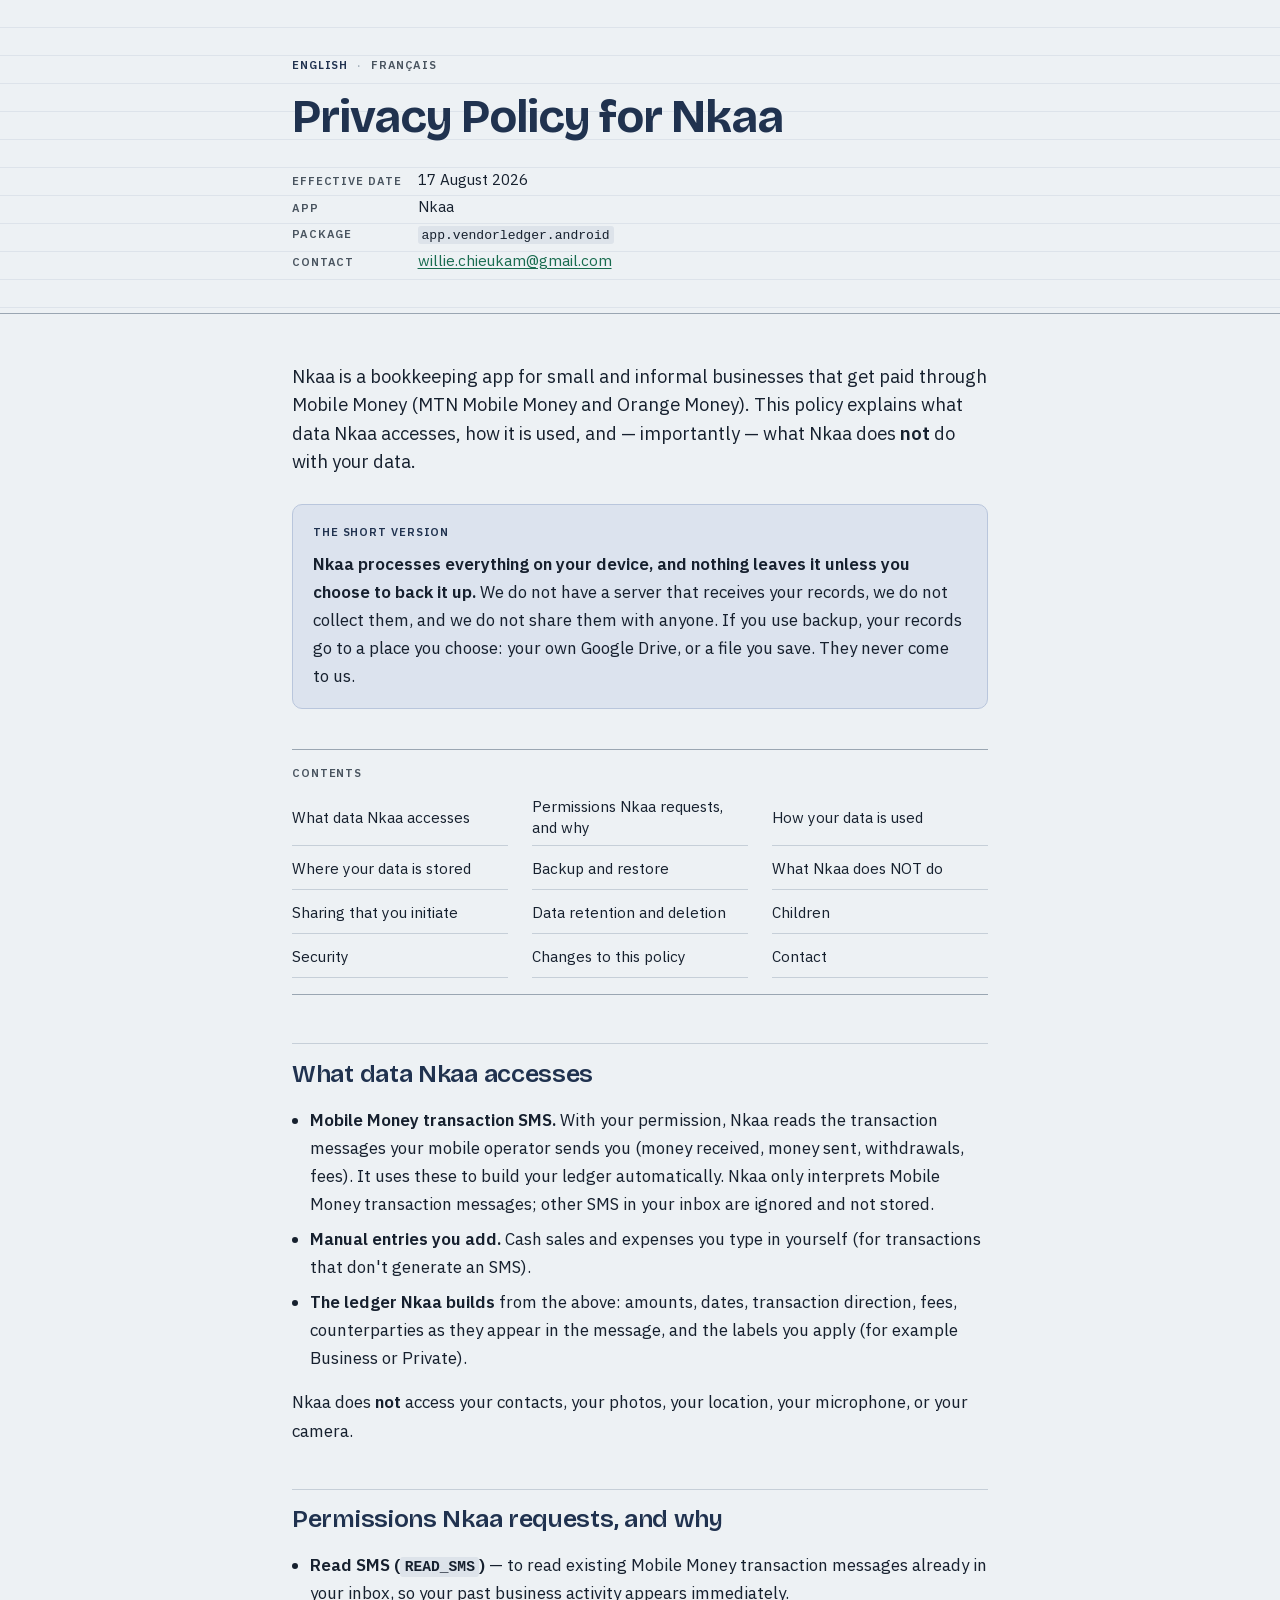
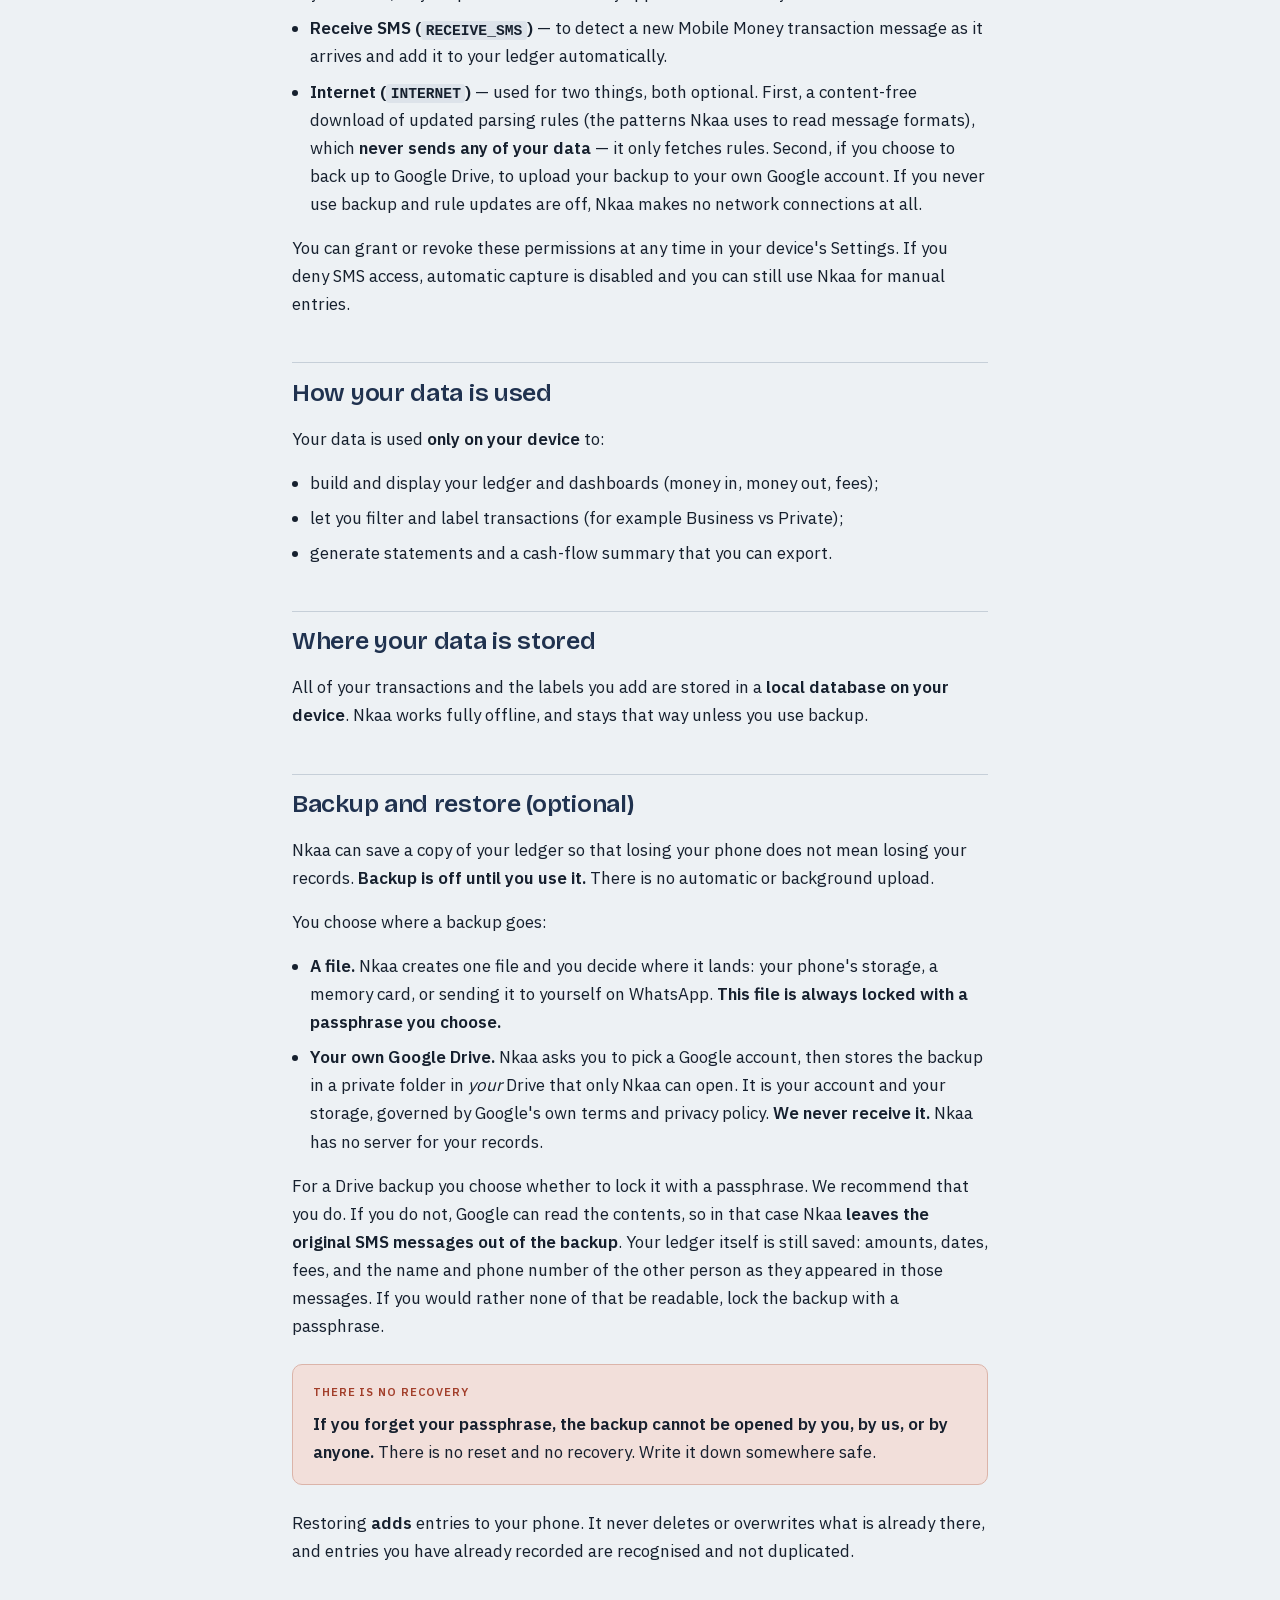
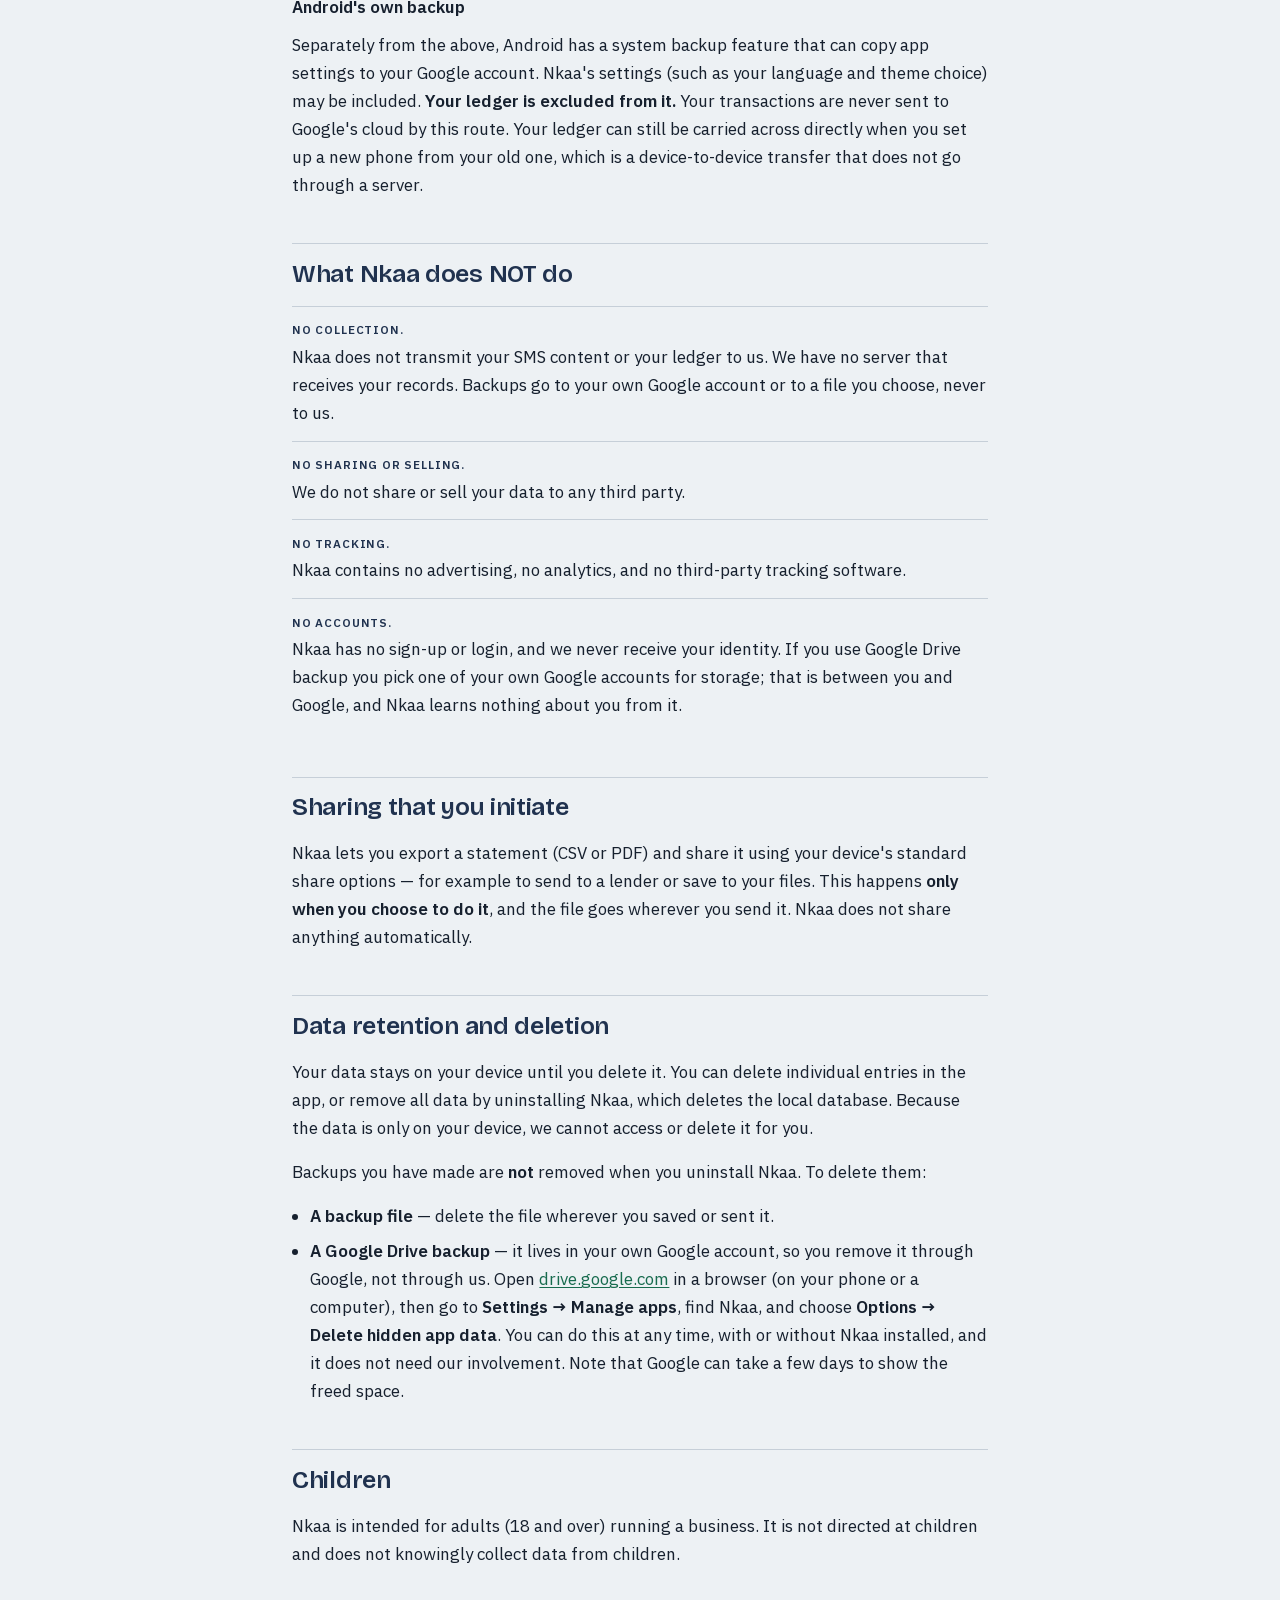
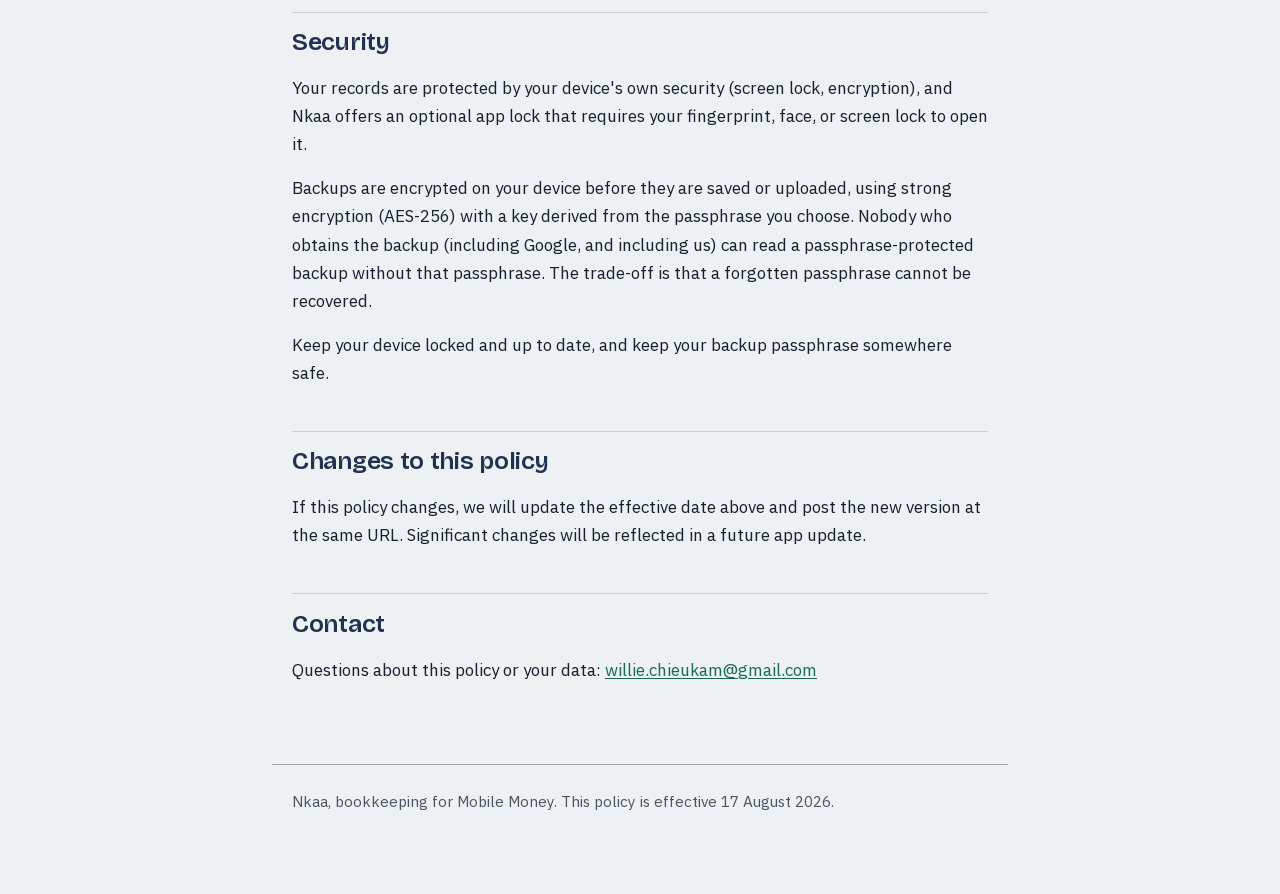
<file: index.html>
<!DOCTYPE html>
<html lang="en">
<head>
<meta charset="utf-8">
<meta name="viewport" content="width=device-width, initial-scale=1">
<title>Privacy Policy — Nkaa</title>
<meta name="description" content="Privacy policy for Nkaa, a Mobile Money bookkeeping app. Nkaa processes everything on your device, and nothing leaves it unless you choose to back it up.">
<link rel="canonical" href="https://williechieukam.github.io/nkaa-privacy/">
<link rel="alternate" hreflang="en" href="https://williechieukam.github.io/nkaa-privacy/">
<link rel="alternate" hreflang="fr" href="https://williechieukam.github.io/nkaa-privacy/fr.html">
<link rel="alternate" hreflang="x-default" href="https://williechieukam.github.io/nkaa-privacy/">
<meta name="theme-color" content="#EDF1F4" media="(prefers-color-scheme: light)">
<meta name="theme-color" content="#0E141C" media="(prefers-color-scheme: dark)">
<!-- The app's brand mark, verbatim from docs/branding/masters/nkaa-mark-small.svg -->
<link rel="icon" href="data:image/svg+xml,<svg xmlns='http://www.w3.org/2000/svg' viewBox='0 0 512 512'><polygon points='256,36 442,256 256,476 70,256' fill='%2320324F'/><g fill='%23EDF1F4'><rect x='196' y='168' width='28' height='176'/><rect x='288' y='168' width='28' height='176'/><polygon points='196,168 224,168 316,344 288,344'/></g></svg>">
<link rel="preload" href="fonts/ibm-plex-sans-400.woff2" as="font" type="font/woff2" crossorigin>
<link rel="preload" href="fonts/bricolage-grotesque-800.woff2" as="font" type="font/woff2" crossorigin>
<link rel="stylesheet" href="style.css">
</head>
<body>

<a class="skip" href="#contents">Skip to contents</a>

<header class="masthead">
  <div class="wrap">
    <nav class="langs" aria-label="Language">
      <span aria-current="page" lang="en">English</span>
      <span class="sep" aria-hidden="true">·</span>
      <a href="fr.html" lang="fr" hreflang="fr">Français</a>
    </nav>
    <h1>Privacy Policy for Nkaa</h1>
    <dl class="meta">
      <dt>Effective date</dt>
      <dd>17 August 2026</dd>
      <dt>App</dt>
      <dd>Nkaa</dd>
      <dt>Package</dt>
      <dd><code>app.vendorledger.android</code></dd>
      <dt>Contact</dt>
      <dd><a href="mailto:willie.chieukam@gmail.com">willie.chieukam@gmail.com</a></dd>
    </dl>
  </div>
</header>

<main class="wrap">

<p class="lead">Nkaa is a bookkeeping app for small and informal businesses that get paid
through Mobile Money (MTN Mobile Money and Orange Money). This policy explains what data
Nkaa accesses, how it is used, and — importantly — what Nkaa does <strong>not</strong> do with your data.</p>

<aside class="summary">
  <p><span class="tag">The short version</span><strong>Nkaa processes everything on your device, and nothing
  leaves it unless you choose to back it up.</strong> We do not have a server that receives your
  records, we do not collect them, and we do not share them with anyone. If you use backup, your
  records go to a place you choose: your own Google Drive, or a file you save. They never come to us.</p>
</aside>

<nav class="toc" id="contents" aria-labelledby="contents-heading">
  <h2 id="contents-heading">Contents</h2>
  <ul>
    <li><a href="#what-data">What data Nkaa accesses</a></li>
    <li><a href="#permissions">Permissions Nkaa requests, and why</a></li>
    <li><a href="#how-used">How your data is used</a></li>
    <li><a href="#storage">Where your data is stored</a></li>
    <li><a href="#backup">Backup and restore</a></li>
    <li><a href="#not-do">What Nkaa does NOT do</a></li>
    <li><a href="#sharing">Sharing that you initiate</a></li>
    <li><a href="#retention">Data retention and deletion</a></li>
    <li><a href="#children">Children</a></li>
    <li><a href="#security">Security</a></li>
    <li><a href="#changes">Changes to this policy</a></li>
    <li><a href="#contact">Contact</a></li>
  </ul>
</nav>

<section id="what-data">
  <h2>What data Nkaa accesses</h2>
  <ul>
    <li><strong>Mobile Money transaction SMS.</strong> With your permission, Nkaa reads the transaction
      messages your mobile operator sends you (money received, money sent, withdrawals, fees). It uses
      these to build your ledger automatically. Nkaa only interprets Mobile Money transaction messages;
      other SMS in your inbox are ignored and not stored.</li>
    <li><strong>Manual entries you add.</strong> Cash sales and expenses you type in yourself (for
      transactions that don't generate an SMS).</li>
    <li><strong>The ledger Nkaa builds</strong> from the above: amounts, dates, transaction direction,
      fees, counterparties as they appear in the message, and the labels you apply (for example Business
      or Private).</li>
  </ul>
  <p>Nkaa does <strong>not</strong> access your contacts, your photos, your location, your microphone,
  or your camera.</p>
</section>

<section id="permissions">
  <h2>Permissions Nkaa requests, and why</h2>
  <ul>
    <li><strong>Read SMS (<code>READ_SMS</code>)</strong> — to read existing Mobile Money transaction
      messages already in your inbox, so your past business activity appears immediately.</li>
    <li><strong>Receive SMS (<code>RECEIVE_SMS</code>)</strong> — to detect a new Mobile Money
      transaction message as it arrives and add it to your ledger automatically.</li>
    <li><strong>Internet (<code>INTERNET</code>)</strong> — used for two things, both optional. First, a
      content-free download of updated parsing rules (the patterns Nkaa uses to read message formats),
      which <strong>never sends any of your data</strong> — it only fetches rules. Second, if you choose
      to back up to Google Drive, to upload your backup to your own Google account. If you never use
      backup and rule updates are off, Nkaa makes no network connections at all.</li>
  </ul>
  <p>You can grant or revoke these permissions at any time in your device's Settings. If you deny SMS
  access, automatic capture is disabled and you can still use Nkaa for manual entries.</p>
</section>

<section id="how-used">
  <h2>How your data is used</h2>
  <p>Your data is used <strong>only on your device</strong> to:</p>
  <ul>
    <li>build and display your ledger and dashboards (money in, money out, fees);</li>
    <li>let you filter and label transactions (for example Business vs Private);</li>
    <li>generate statements and a cash-flow summary that you can export.</li>
  </ul>
</section>

<section id="storage">
  <h2>Where your data is stored</h2>
  <p>All of your transactions and the labels you add are stored in a <strong>local database on your
  device</strong>. Nkaa works fully offline, and stays that way unless you use backup.</p>
</section>

<section id="backup">
  <h2>Backup and restore (optional)</h2>
  <p>Nkaa can save a copy of your ledger so that losing your phone does not mean losing your records.
  <strong>Backup is off until you use it.</strong> There is no automatic or background upload.</p>
  <p>You choose where a backup goes:</p>
  <ul>
    <li><strong>A file.</strong> Nkaa creates one file and you decide where it lands: your phone's
      storage, a memory card, or sending it to yourself on WhatsApp. <strong>This file is always locked
      with a passphrase you choose.</strong></li>
    <li><strong>Your own Google Drive.</strong> Nkaa asks you to pick a Google account, then stores the
      backup in a private folder in <em>your</em> Drive that only Nkaa can open. It is your account and
      your storage, governed by Google's own terms and privacy policy. <strong>We never receive
      it.</strong> Nkaa has no server for your records.</li>
  </ul>
  <p>For a Drive backup you choose whether to lock it with a passphrase. We recommend that you do. If you
  do not, Google can read the contents, so in that case Nkaa <strong>leaves the original SMS messages out
  of the backup</strong>. Your ledger itself is still saved: amounts, dates, fees, and the name and phone
  number of the other person as they appeared in those messages. If you would rather none of that be
  readable, lock the backup with a passphrase.</p>

  <div class="warning">
    <p><span class="tag">There is no recovery</span><strong>If you forget your passphrase, the backup cannot be opened by you, by us,
    or by anyone.</strong> There is no reset and no recovery. Write it down somewhere safe.</p>
  </div>

  <p>Restoring <strong>adds</strong> entries to your phone. It never deletes or overwrites what is
  already there, and entries you have already recorded are recognised and not duplicated.</p>

  <h3 id="android-backup">Android's own backup</h3>
  <p>Separately from the above, Android has a system backup feature that can copy app settings to your
  Google account. Nkaa's settings (such as your language and theme choice) may be included. <strong>Your
  ledger is excluded from it.</strong> Your transactions are never sent to Google's cloud by this route.
  Your ledger can still be carried across directly when you set up a new phone from your old one, which
  is a device-to-device transfer that does not go through a server.</p>
</section>

<section id="not-do">
  <h2>What Nkaa does NOT do</h2>
  <ul class="negations">
    <li><strong>No collection.</strong> Nkaa does not transmit your SMS content or your ledger to us. We
      have no server that receives your records. Backups go to your own Google account or to a file you
      choose, never to us.</li>
    <li><strong>No sharing or selling.</strong> We do not share or sell your data to any third party.</li>
    <li><strong>No tracking.</strong> Nkaa contains no advertising, no analytics, and no third-party
      tracking software.</li>
    <li><strong>No accounts.</strong> Nkaa has no sign-up or login, and we never receive your identity.
      If you use Google Drive backup you pick one of your own Google accounts for storage; that is
      between you and Google, and Nkaa learns nothing about you from it.</li>
  </ul>
</section>

<section id="sharing">
  <h2>Sharing that you initiate</h2>
  <p>Nkaa lets you export a statement (CSV or PDF) and share it using your device's standard share
  options — for example to send to a lender or save to your files. This happens <strong>only when you
  choose to do it</strong>, and the file goes wherever you send it. Nkaa does not share anything
  automatically.</p>
</section>

<section id="retention">
  <h2>Data retention and deletion</h2>
  <p>Your data stays on your device until you delete it. You can delete individual entries in the app,
  or remove all data by uninstalling Nkaa, which deletes the local database. Because the data is only on
  your device, we cannot access or delete it for you.</p>
  <p>Backups you have made are <strong>not</strong> removed when you uninstall Nkaa. To delete them:</p>
  <ul>
    <li><strong>A backup file</strong> — delete the file wherever you saved or sent it.</li>
    <li><strong>A Google Drive backup</strong> — it lives in your own Google account, so you remove it
      through Google, not through us. Open <a href="https://drive.google.com">drive.google.com</a> in a
      browser (on your phone or a computer), then go to <strong>Settings → Manage apps</strong>, find
      Nkaa, and choose <strong>Options → Delete hidden app data</strong>. You can do this at any time,
      with or without Nkaa installed, and it does not need our involvement. Note that Google can take a
      few days to show the freed space.</li>
  </ul>
</section>

<section id="children">
  <h2>Children</h2>
  <p>Nkaa is intended for adults (18 and over) running a business. It is not directed at children and
  does not knowingly collect data from children.</p>
</section>

<section id="security">
  <h2>Security</h2>
  <p>Your records are protected by your device's own security (screen lock, encryption), and Nkaa offers
  an optional app lock that requires your fingerprint, face, or screen lock to open it.</p>
  <p>Backups are encrypted on your device before they are saved or uploaded, using strong encryption
  (AES-256) with a key derived from the passphrase you choose. Nobody who obtains the backup (including
  Google, and including us) can read a passphrase-protected backup without that passphrase. The
  trade-off is that a forgotten passphrase cannot be recovered.</p>
  <p>Keep your device locked and up to date, and keep your backup passphrase somewhere safe.</p>
</section>

<section id="changes">
  <h2>Changes to this policy</h2>
  <p>If this policy changes, we will update the effective date above and post the new version at the same
  URL. Significant changes will be reflected in a future app update.</p>
</section>

<section id="contact">
  <h2>Contact</h2>
  <p>Questions about this policy or your data: <a href="mailto:willie.chieukam@gmail.com">willie.chieukam@gmail.com</a></p>
</section>

</main>

<footer class="wrap">
  <p>Nkaa, bookkeeping for Mobile Money. This policy is effective 17 August 2026.</p>
</footer>

</body>
</html>
</file>
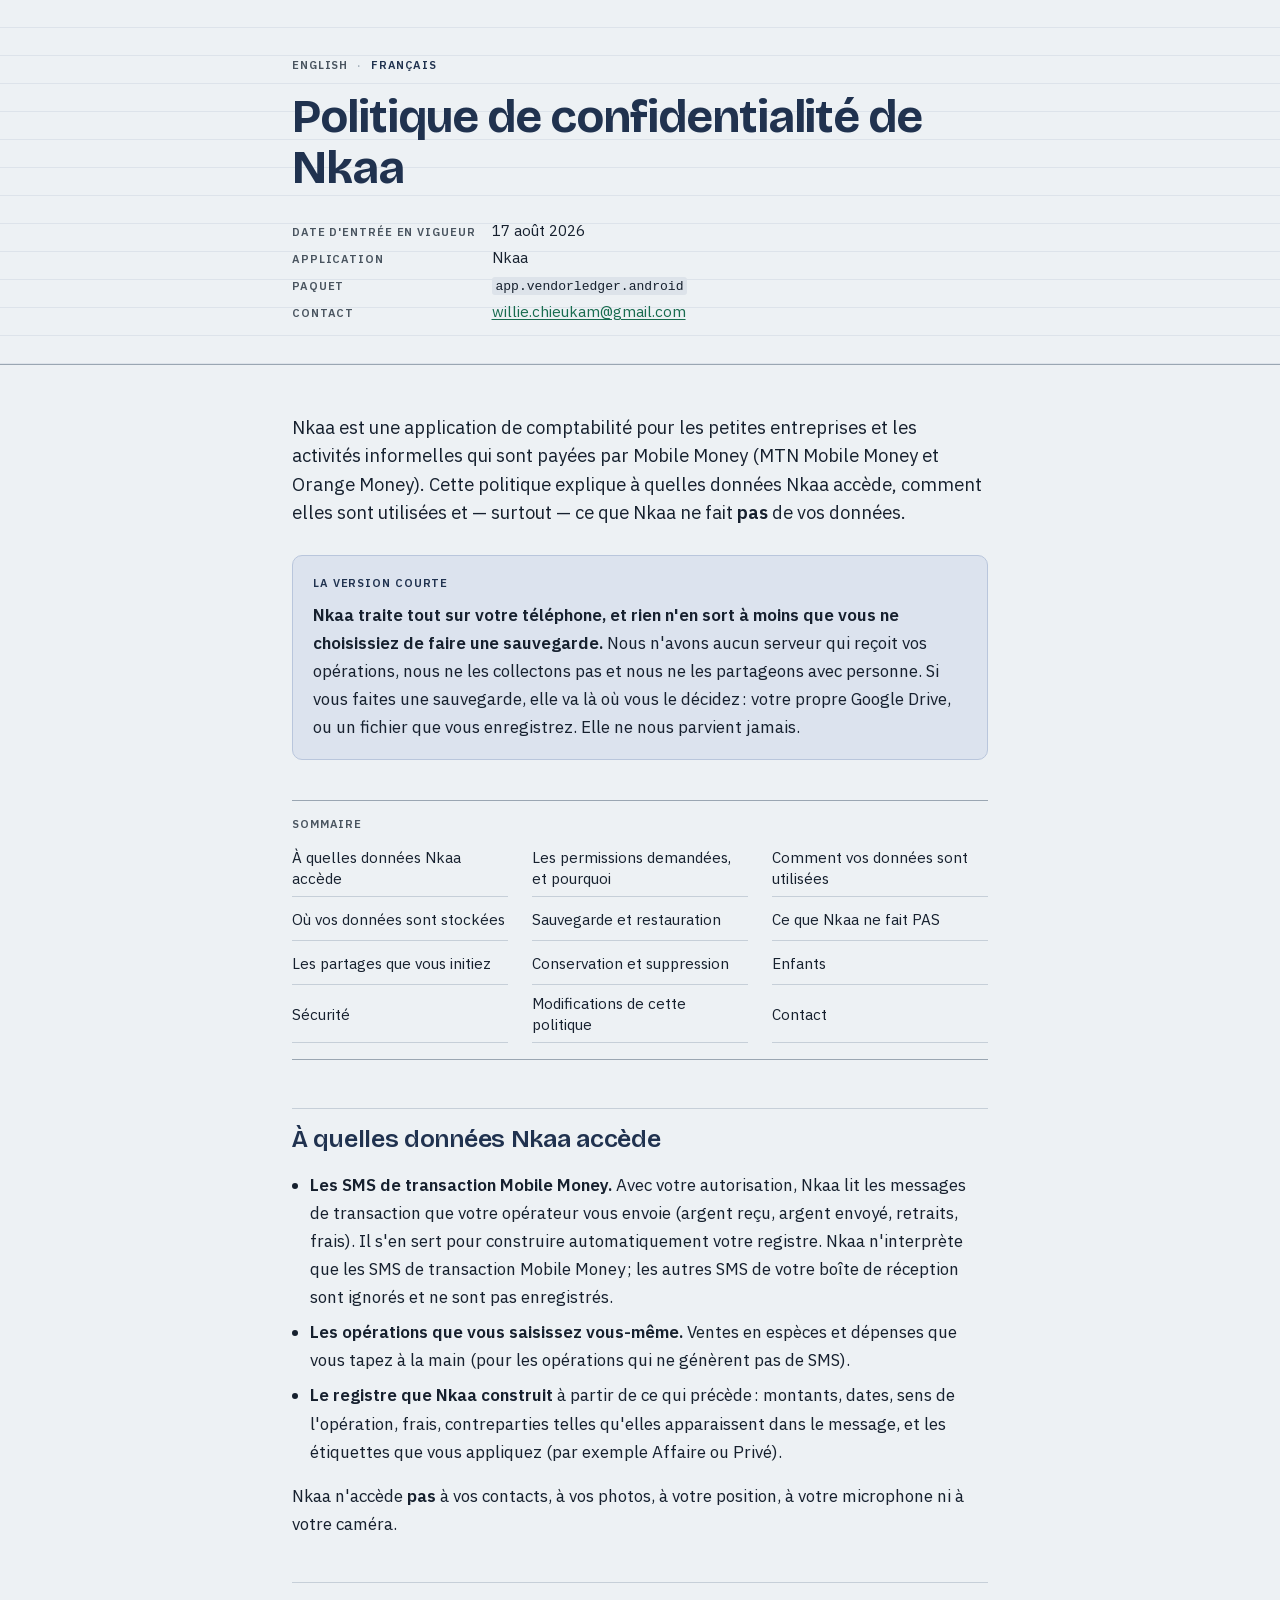
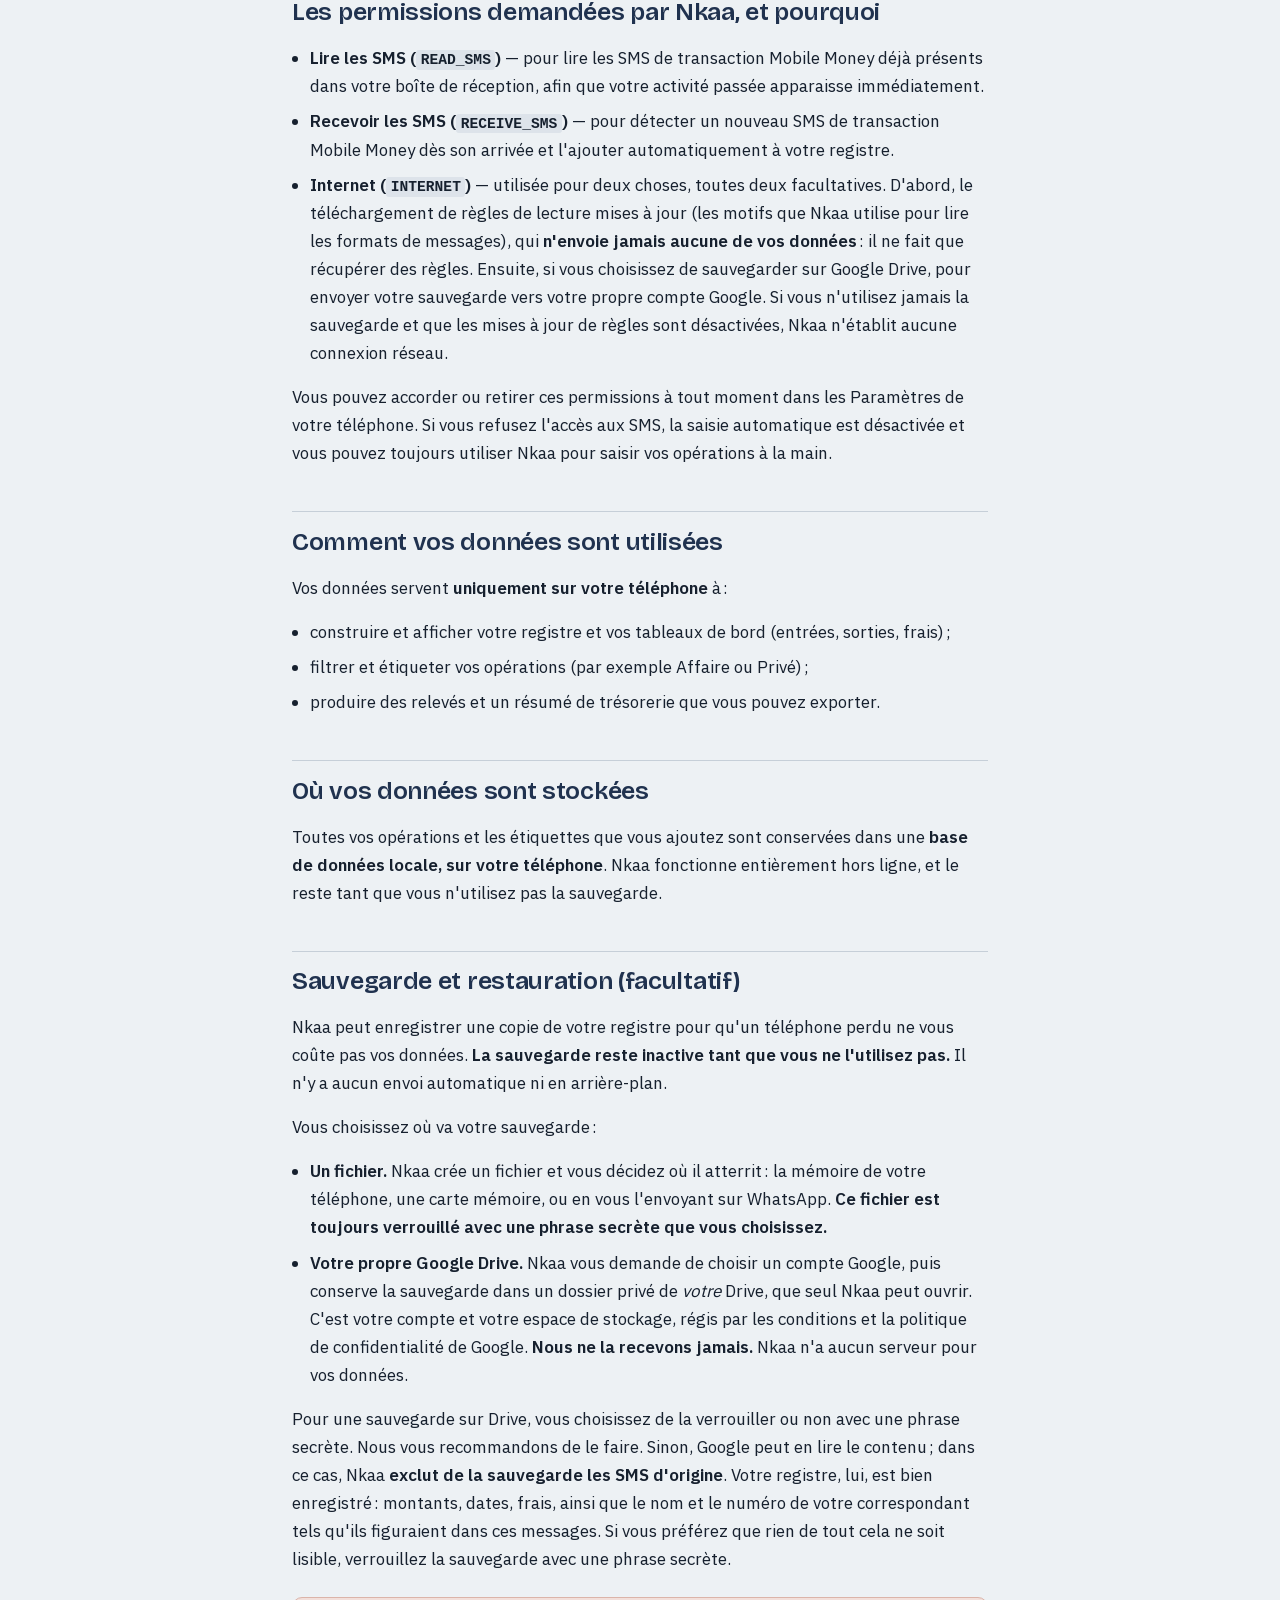
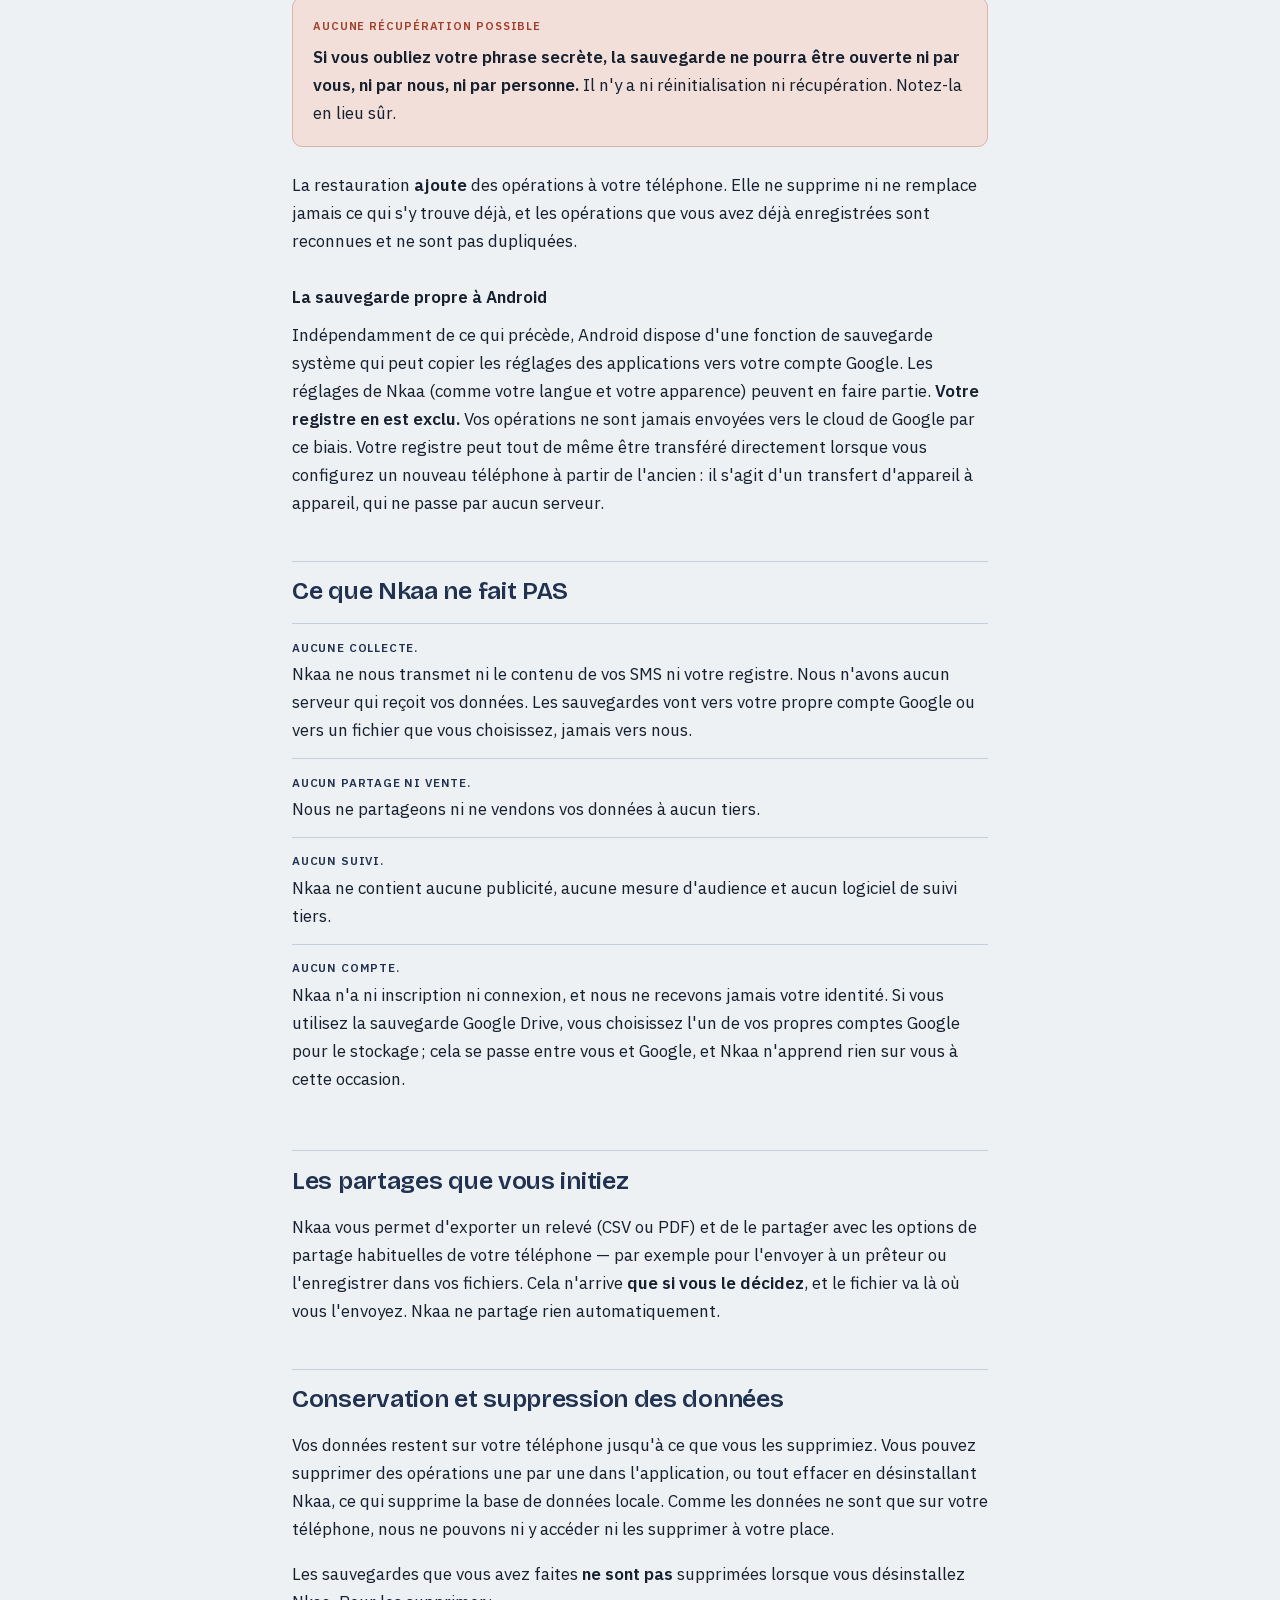
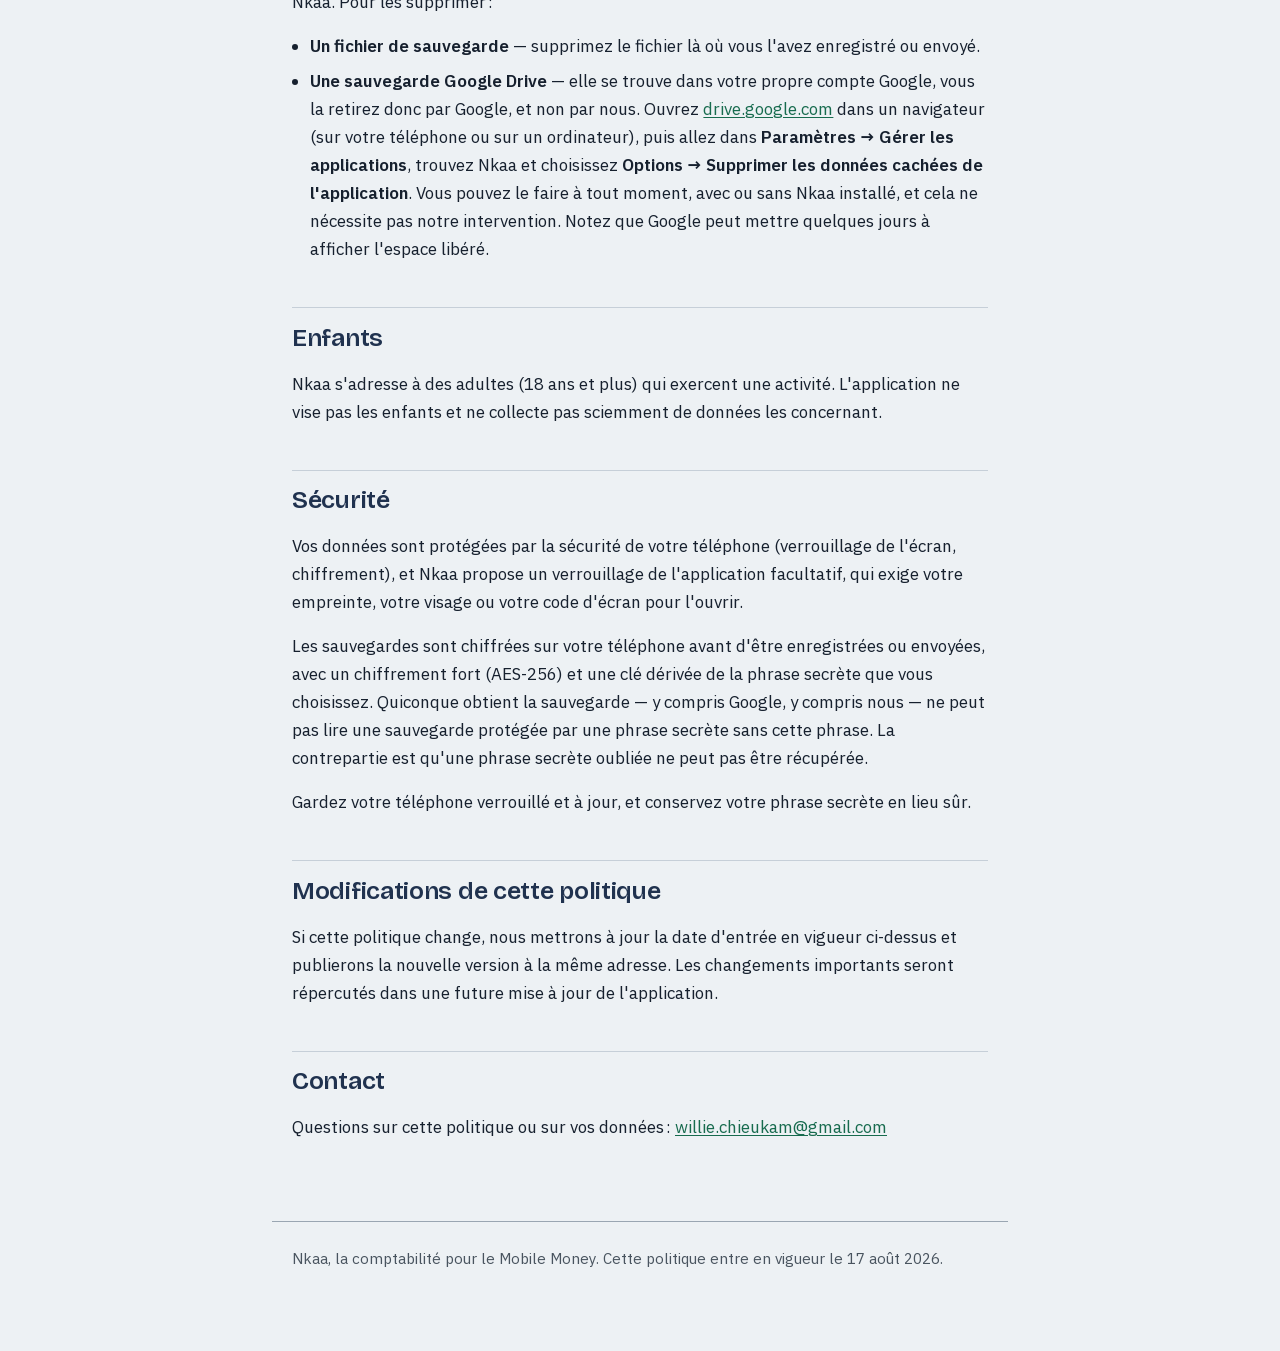
<file: fr.html>
<!DOCTYPE html>
<html lang="fr">
<head>
<meta charset="utf-8">
<meta name="viewport" content="width=device-width, initial-scale=1">
<title>Politique de confidentialité — Nkaa</title>
<meta name="description" content="Politique de confidentialité de Nkaa, une application de comptabilité pour le Mobile Money. Nkaa traite tout sur votre téléphone, et rien n'en sort à moins que vous ne choisissiez de faire une sauvegarde.">
<link rel="canonical" href="https://williechieukam.github.io/nkaa-privacy/fr.html">
<link rel="alternate" hreflang="en" href="https://williechieukam.github.io/nkaa-privacy/">
<link rel="alternate" hreflang="fr" href="https://williechieukam.github.io/nkaa-privacy/fr.html">
<link rel="alternate" hreflang="x-default" href="https://williechieukam.github.io/nkaa-privacy/">
<meta name="theme-color" content="#EDF1F4" media="(prefers-color-scheme: light)">
<meta name="theme-color" content="#0E141C" media="(prefers-color-scheme: dark)">
<!-- La marque de l'app, reprise telle quelle de docs/branding/masters/nkaa-mark-small.svg -->
<link rel="icon" href="data:image/svg+xml,<svg xmlns='http://www.w3.org/2000/svg' viewBox='0 0 512 512'><polygon points='256,36 442,256 256,476 70,256' fill='%2320324F'/><g fill='%23EDF1F4'><rect x='196' y='168' width='28' height='176'/><rect x='288' y='168' width='28' height='176'/><polygon points='196,168 224,168 316,344 288,344'/></g></svg>">
<link rel="preload" href="fonts/ibm-plex-sans-400.woff2" as="font" type="font/woff2" crossorigin>
<link rel="preload" href="fonts/bricolage-grotesque-800.woff2" as="font" type="font/woff2" crossorigin>
<link rel="stylesheet" href="style.css">
</head>
<body>

<a class="skip" href="#sommaire">Aller au sommaire</a>

<header class="masthead">
  <div class="wrap">
    <nav class="langs" aria-label="Langue">
      <a href="index.html" lang="en" hreflang="en">English</a>
      <span class="sep" aria-hidden="true">·</span>
      <span aria-current="page" lang="fr">Français</span>
    </nav>
    <h1>Politique de confidentialité de Nkaa</h1>
    <dl class="meta">
      <dt>Date d'entrée en vigueur</dt>
      <dd>17 août 2026</dd>
      <dt>Application</dt>
      <dd>Nkaa</dd>
      <dt>Paquet</dt>
      <dd><code>app.vendorledger.android</code></dd>
      <dt>Contact</dt>
      <dd><a href="mailto:willie.chieukam@gmail.com">willie.chieukam@gmail.com</a></dd>
    </dl>
  </div>
</header>

<main class="wrap">

<p class="lead">Nkaa est une application de comptabilité pour les petites entreprises et les
activités informelles qui sont payées par Mobile Money (MTN Mobile Money et Orange Money).
Cette politique explique à quelles données Nkaa accède, comment elles sont utilisées et —
surtout — ce que Nkaa ne fait <strong>pas</strong> de vos données.</p>

<aside class="summary">
  <p><span class="tag">La version courte</span><strong>Nkaa traite tout sur votre téléphone, et rien
  n'en sort à moins que vous ne choisissiez de faire une sauvegarde.</strong> Nous n'avons aucun
  serveur qui reçoit vos opérations, nous ne les collectons pas et nous ne les partageons avec
  personne. Si vous faites une sauvegarde, elle va là où vous le décidez&#8239;: votre propre Google
  Drive, ou un fichier que vous enregistrez. Elle ne nous parvient jamais.</p>
</aside>

<nav class="toc" id="sommaire" aria-labelledby="sommaire-titre">
  <h2 id="sommaire-titre">Sommaire</h2>
  <ul>
    <li><a href="#donnees">À quelles données Nkaa accède</a></li>
    <li><a href="#permissions">Les permissions demandées, et pourquoi</a></li>
    <li><a href="#utilisation">Comment vos données sont utilisées</a></li>
    <li><a href="#stockage">Où vos données sont stockées</a></li>
    <li><a href="#sauvegarde">Sauvegarde et restauration</a></li>
    <li><a href="#ce-que-nkaa-ne-fait-pas">Ce que Nkaa ne fait PAS</a></li>
    <li><a href="#partage">Les partages que vous initiez</a></li>
    <li><a href="#conservation">Conservation et suppression</a></li>
    <li><a href="#enfants">Enfants</a></li>
    <li><a href="#securite">Sécurité</a></li>
    <li><a href="#modifications">Modifications de cette politique</a></li>
    <li><a href="#contact">Contact</a></li>
  </ul>
</nav>

<section id="donnees">
  <h2>À quelles données Nkaa accède</h2>
  <ul>
    <li><strong>Les SMS de transaction Mobile Money.</strong> Avec votre autorisation, Nkaa lit les
      messages de transaction que votre opérateur vous envoie (argent reçu, argent envoyé, retraits,
      frais). Il s'en sert pour construire automatiquement votre registre. Nkaa n'interprète que les
      SMS de transaction Mobile Money&#8239;; les autres SMS de votre boîte de réception sont ignorés
      et ne sont pas enregistrés.</li>
    <li><strong>Les opérations que vous saisissez vous-même.</strong> Ventes en espèces et dépenses
      que vous tapez à la main (pour les opérations qui ne génèrent pas de SMS).</li>
    <li><strong>Le registre que Nkaa construit</strong> à partir de ce qui précède&#8239;: montants,
      dates, sens de l'opération, frais, contreparties telles qu'elles apparaissent dans le message,
      et les étiquettes que vous appliquez (par exemple Affaire ou Privé).</li>
  </ul>
  <p>Nkaa n'accède <strong>pas</strong> à vos contacts, à vos photos, à votre position, à votre
  microphone ni à votre caméra.</p>
</section>

<section id="permissions">
  <h2>Les permissions demandées par Nkaa, et pourquoi</h2>
  <ul>
    <li><strong>Lire les SMS (<code>READ_SMS</code>)</strong> — pour lire les SMS de transaction
      Mobile Money déjà présents dans votre boîte de réception, afin que votre activité passée
      apparaisse immédiatement.</li>
    <li><strong>Recevoir les SMS (<code>RECEIVE_SMS</code>)</strong> — pour détecter un nouveau SMS
      de transaction Mobile Money dès son arrivée et l'ajouter automatiquement à votre registre.</li>
    <li><strong>Internet (<code>INTERNET</code>)</strong> — utilisée pour deux choses, toutes deux
      facultatives. D'abord, le téléchargement de règles de lecture mises à jour (les motifs que Nkaa
      utilise pour lire les formats de messages), qui <strong>n'envoie jamais aucune de vos
      données</strong>&#8239;: il ne fait que récupérer des règles. Ensuite, si vous choisissez de
      sauvegarder sur Google Drive, pour envoyer votre sauvegarde vers votre propre compte Google. Si
      vous n'utilisez jamais la sauvegarde et que les mises à jour de règles sont désactivées, Nkaa
      n'établit aucune connexion réseau.</li>
  </ul>
  <p>Vous pouvez accorder ou retirer ces permissions à tout moment dans les Paramètres de votre
  téléphone. Si vous refusez l'accès aux SMS, la saisie automatique est désactivée et vous pouvez
  toujours utiliser Nkaa pour saisir vos opérations à la main.</p>
</section>

<section id="utilisation">
  <h2>Comment vos données sont utilisées</h2>
  <p>Vos données servent <strong>uniquement sur votre téléphone</strong> à&#8239;:</p>
  <ul>
    <li>construire et afficher votre registre et vos tableaux de bord (entrées, sorties, frais)&#8239;;</li>
    <li>filtrer et étiqueter vos opérations (par exemple Affaire ou Privé)&#8239;;</li>
    <li>produire des relevés et un résumé de trésorerie que vous pouvez exporter.</li>
  </ul>
</section>

<section id="stockage">
  <h2>Où vos données sont stockées</h2>
  <p>Toutes vos opérations et les étiquettes que vous ajoutez sont conservées dans une <strong>base
  de données locale, sur votre téléphone</strong>. Nkaa fonctionne entièrement hors ligne, et le
  reste tant que vous n'utilisez pas la sauvegarde.</p>
</section>

<section id="sauvegarde">
  <h2>Sauvegarde et restauration (facultatif)</h2>
  <p>Nkaa peut enregistrer une copie de votre registre pour qu'un téléphone perdu ne vous coûte pas
  vos données. <strong>La sauvegarde reste inactive tant que vous ne l'utilisez pas.</strong> Il n'y
  a aucun envoi automatique ni en arrière-plan.</p>
  <p>Vous choisissez où va votre sauvegarde&#8239;:</p>
  <ul>
    <li><strong>Un fichier.</strong> Nkaa crée un fichier et vous décidez où il atterrit&#8239;: la
      mémoire de votre téléphone, une carte mémoire, ou en vous l'envoyant sur WhatsApp. <strong>Ce
      fichier est toujours verrouillé avec une phrase secrète que vous choisissez.</strong></li>
    <li><strong>Votre propre Google Drive.</strong> Nkaa vous demande de choisir un compte Google,
      puis conserve la sauvegarde dans un dossier privé de <em>votre</em> Drive, que seul Nkaa peut
      ouvrir. C'est votre compte et votre espace de stockage, régis par les conditions et la
      politique de confidentialité de Google. <strong>Nous ne la recevons jamais.</strong> Nkaa n'a
      aucun serveur pour vos données.</li>
  </ul>
  <p>Pour une sauvegarde sur Drive, vous choisissez de la verrouiller ou non avec une phrase secrète.
  Nous vous recommandons de le faire. Sinon, Google peut en lire le contenu&#8239;; dans ce cas, Nkaa
  <strong>exclut de la sauvegarde les SMS d'origine</strong>. Votre registre, lui, est bien enregistré&#8239;:
  montants, dates, frais, ainsi que le nom et le numéro de votre correspondant tels qu'ils figuraient dans
  ces messages. Si vous préférez que rien de tout cela ne soit lisible, verrouillez la sauvegarde avec une
  phrase secrète.</p>

  <div class="warning">
    <p><span class="tag">Aucune récupération possible</span><strong>Si vous oubliez votre phrase
    secrète, la sauvegarde ne pourra être ouverte ni par vous, ni par nous, ni par personne.</strong>
    Il n'y a ni réinitialisation ni récupération. Notez-la en lieu sûr.</p>
  </div>

  <p>La restauration <strong>ajoute</strong> des opérations à votre téléphone. Elle ne supprime ni ne
  remplace jamais ce qui s'y trouve déjà, et les opérations que vous avez déjà enregistrées sont
  reconnues et ne sont pas dupliquées.</p>

  <h3 id="sauvegarde-android">La sauvegarde propre à Android</h3>
  <p>Indépendamment de ce qui précède, Android dispose d'une fonction de sauvegarde système qui peut
  copier les réglages des applications vers votre compte Google. Les réglages de Nkaa (comme votre
  langue et votre apparence) peuvent en faire partie. <strong>Votre registre en est exclu.</strong>
  Vos opérations ne sont jamais envoyées vers le cloud de Google par ce biais. Votre registre peut
  tout de même être transféré directement lorsque vous configurez un nouveau téléphone à partir de
  l'ancien&#8239;: il s'agit d'un transfert d'appareil à appareil, qui ne passe par aucun serveur.</p>
</section>

<section id="ce-que-nkaa-ne-fait-pas">
  <h2>Ce que Nkaa ne fait PAS</h2>
  <ul class="negations">
    <li><strong>Aucune collecte.</strong> Nkaa ne nous transmet ni le contenu de vos SMS ni votre
      registre. Nous n'avons aucun serveur qui reçoit vos données. Les sauvegardes vont vers votre
      propre compte Google ou vers un fichier que vous choisissez, jamais vers nous.</li>
    <li><strong>Aucun partage ni vente.</strong> Nous ne partageons ni ne vendons vos données à aucun
      tiers.</li>
    <li><strong>Aucun suivi.</strong> Nkaa ne contient aucune publicité, aucune mesure d'audience et
      aucun logiciel de suivi tiers.</li>
    <li><strong>Aucun compte.</strong> Nkaa n'a ni inscription ni connexion, et nous ne recevons
      jamais votre identité. Si vous utilisez la sauvegarde Google Drive, vous choisissez l'un de vos
      propres comptes Google pour le stockage&#8239;; cela se passe entre vous et Google, et Nkaa
      n'apprend rien sur vous à cette occasion.</li>
  </ul>
</section>

<section id="partage">
  <h2>Les partages que vous initiez</h2>
  <p>Nkaa vous permet d'exporter un relevé (CSV ou PDF) et de le partager avec les options de partage
  habituelles de votre téléphone — par exemple pour l'envoyer à un prêteur ou l'enregistrer dans vos
  fichiers. Cela n'arrive <strong>que si vous le décidez</strong>, et le fichier va là où vous
  l'envoyez. Nkaa ne partage rien automatiquement.</p>
</section>

<section id="conservation">
  <h2>Conservation et suppression des données</h2>
  <p>Vos données restent sur votre téléphone jusqu'à ce que vous les supprimiez. Vous pouvez
  supprimer des opérations une par une dans l'application, ou tout effacer en désinstallant Nkaa, ce
  qui supprime la base de données locale. Comme les données ne sont que sur votre téléphone, nous ne
  pouvons ni y accéder ni les supprimer à votre place.</p>
  <p>Les sauvegardes que vous avez faites <strong>ne sont pas</strong> supprimées lorsque vous
  désinstallez Nkaa. Pour les supprimer&#8239;:</p>
  <ul>
    <li><strong>Un fichier de sauvegarde</strong> — supprimez le fichier là où vous l'avez enregistré
      ou envoyé.</li>
    <li><strong>Une sauvegarde Google Drive</strong> — elle se trouve dans votre propre compte
      Google, vous la retirez donc par Google, et non par nous. Ouvrez
      <a href="https://drive.google.com">drive.google.com</a> dans un navigateur (sur votre téléphone
      ou sur un ordinateur), puis allez dans <strong>Paramètres → Gérer les applications</strong>,
      trouvez Nkaa et choisissez <strong>Options → Supprimer les données cachées de
      l'application</strong>. Vous pouvez le faire à tout moment, avec ou sans Nkaa installé, et cela
      ne nécessite pas notre intervention. Notez que Google peut mettre quelques jours à afficher
      l'espace libéré.</li>
  </ul>
</section>

<section id="enfants">
  <h2>Enfants</h2>
  <p>Nkaa s'adresse à des adultes (18 ans et plus) qui exercent une activité. L'application ne vise
  pas les enfants et ne collecte pas sciemment de données les concernant.</p>
</section>

<section id="securite">
  <h2>Sécurité</h2>
  <p>Vos données sont protégées par la sécurité de votre téléphone (verrouillage de l'écran,
  chiffrement), et Nkaa propose un verrouillage de l'application facultatif, qui exige votre
  empreinte, votre visage ou votre code d'écran pour l'ouvrir.</p>
  <p>Les sauvegardes sont chiffrées sur votre téléphone avant d'être enregistrées ou envoyées, avec
  un chiffrement fort (AES-256) et une clé dérivée de la phrase secrète que vous choisissez.
  Quiconque obtient la sauvegarde — y compris Google, y compris nous — ne peut pas lire une
  sauvegarde protégée par une phrase secrète sans cette phrase. La contrepartie est qu'une phrase
  secrète oubliée ne peut pas être récupérée.</p>
  <p>Gardez votre téléphone verrouillé et à jour, et conservez votre phrase secrète en lieu sûr.</p>
</section>

<section id="modifications">
  <h2>Modifications de cette politique</h2>
  <p>Si cette politique change, nous mettrons à jour la date d'entrée en vigueur ci-dessus et
  publierons la nouvelle version à la même adresse. Les changements importants seront répercutés dans
  une future mise à jour de l'application.</p>
</section>

<section id="contact">
  <h2>Contact</h2>
  <p>Questions sur cette politique ou sur vos données&#8239;:
  <a href="mailto:willie.chieukam@gmail.com">willie.chieukam@gmail.com</a></p>
</section>

</main>

<footer class="wrap">
  <p>Nkaa, la comptabilité pour le Mobile Money. Cette politique entre en vigueur le 17 août 2026.</p>
</footer>

</body>
</html>
</file>
<file: style.css>
/* ---------- type ----------
   The app's two faces, subset from app/src/main/res/font in the vendor-ledger
   repo. Both SIL OFL 1.1 — see fonts/OFL.txt. swap, so the policy is readable
   before the faces land. */
@font-face {
  font-family: "Bricolage Grotesque";
  src: url("fonts/bricolage-grotesque-600.woff2") format("woff2");
  font-weight: 600; font-style: normal; font-display: swap;
}
@font-face {
  font-family: "Bricolage Grotesque";
  src: url("fonts/bricolage-grotesque-800.woff2") format("woff2");
  font-weight: 800; font-style: normal; font-display: swap;
}
@font-face {
  font-family: "IBM Plex Sans";
  src: url("fonts/ibm-plex-sans-400.woff2") format("woff2");
  font-weight: 400; font-style: normal; font-display: swap;
}
@font-face {
  font-family: "IBM Plex Sans";
  src: url("fonts/ibm-plex-sans-600.woff2") format("woff2");
  font-weight: 600; font-style: normal; font-display: swap;
}

/* ---------- tokens ----------
   Values are the app's, from ui/theme/Color.kt ("Grassfields regalia":
   indigo ndop cloth, harvest green, laterite earth, regalia gold).
   Kotlin name in the comment where one exists. */
:root {
  color-scheme: light dark;

  --paper:        #EDF1F4;  /* CraiePaper / nkaa_ivory */
  --surface:      #FFFFFF;
  --ink:          #16202E;  /* Ink */
  --ink-2:        #49545F;  /* onSurfaceVariant */
  --rule:         #C6CFD8;  /* outlineVariant */
  --rule-strong:  #9AA6B2;  /* outline */
  --rule-faint:   #DDE3EA;  /* surfaceVariant */
  --accent:        #20324F; /* IndigoRoyal — headings, labels, focus */
  --accent-link:   #176B4E; /* VertRecolte — primary actions */
  --accent-wash:   #DCE3EE; /* IndigoSoft — container fill */
  --accent-border: #B9C6DC;
  --warn:          #A23E2A; /* Laterite — error / money-out */
  --warn-wash:     #F2DFDA;
  --warn-border:   #DBB4A9;
  --chip-bg:       #DDE3EA;

  --display: "Bricolage Grotesque", ui-sans-serif, -apple-system, BlinkMacSystemFont, "Segoe UI", Roboto, Helvetica, Arial, sans-serif;
  --sans: "IBM Plex Sans", ui-sans-serif, -apple-system, BlinkMacSystemFont, "Segoe UI", Roboto, Helvetica, Arial, sans-serif;
  --mono: ui-monospace, SFMono-Regular, "SF Mono", Menlo, Consolas, "Liberation Mono", monospace;

  --rhythm: 1.75rem;
  --measure: 46rem;
}

/* ---------- base ---------- */
*, *::before, *::after { box-sizing: border-box; }

html { -webkit-text-size-adjust: 100%; }

body {
  margin: 0;
  font-family: var(--sans);
  font-size: 1.0625rem;
  line-height: 1.65;
  color: var(--ink);
  background: var(--paper);
  -webkit-font-smoothing: antialiased;
}

.wrap {
  max-width: var(--measure);
  margin-inline: auto;
  padding-inline: 1.25rem;
}

p { margin: 0 0 1rem; }
strong { font-weight: 600; }

a {
  color: var(--accent-link);
  text-decoration-thickness: 1px;
  text-underline-offset: 2px;
}
a:hover { text-decoration-thickness: 2px; }

:focus-visible {
  outline: 2px solid var(--accent);
  outline-offset: 3px;
  border-radius: 2px;
}

code {
  font-family: var(--mono);
  font-size: .86em;
  background: var(--chip-bg);
  color: var(--ink);
  padding: .12em .3em;
  border-radius: 3px;
  overflow-wrap: break-word;
}

/* ---------- skip link ---------- */
.skip {
  position: absolute;
  left: -9999px;
  top: 0;
}
.skip:focus-visible {
  left: 0.75rem;
  top: 0.75rem;
  z-index: 5;
  background: var(--surface);
  color: var(--ink);
  padding: .6rem .9rem;
  border: 1px solid var(--rule-strong);
  border-radius: 6px;
  font-size: .95rem;
}

/* ---------- masthead: the one signature ---------- */
.masthead {
  position: relative;
  border-bottom: 1px solid var(--rule-strong);
  padding-block: clamp(2.25rem, 1.5rem + 3vw, 3.5rem) clamp(1.75rem, 1.25rem + 2vw, 2.5rem);
  overflow: hidden;
}
/* ruled paper — the cahier these businesses keep books in */
.masthead::before {
  content: "";
  position: absolute;
  inset: 0;
  background: repeating-linear-gradient(
    to bottom,
    transparent 0,
    transparent calc(var(--rhythm) - 1px),
    var(--rule-faint) calc(var(--rhythm) - 1px),
    var(--rule-faint) var(--rhythm)
  );
  pointer-events: none;
}
.masthead > .wrap { position: relative; }

/* ---------- language ---------- */
.langs {
  display: flex;
  align-items: center;
  gap: .55rem;
  margin-bottom: 1.1rem;
  font-size: .7rem;
  font-weight: 600;
  letter-spacing: .08em;
  text-transform: uppercase;
}
.langs a { color: var(--ink-2); text-decoration: none; }
.langs a:hover { color: var(--accent-link); text-decoration: underline; }
.langs [aria-current="page"] { color: var(--accent); }
.langs .sep { color: var(--rule-strong); }

h1 {
  margin: 0 0 1.5rem;
  font-family: var(--display);
  font-size: clamp(2rem, 1.45rem + 2.4vw, 2.9rem);
  line-height: 1.1;
  font-weight: 800;
  letter-spacing: -0.022em;
  color: var(--accent);
}

/* meta block, set like the header of a statement */
.meta {
  margin: 0;
  display: grid;
  grid-template-columns: minmax(6.5rem, max-content) 1fr;
  gap: .1rem 1rem;
  font-size: .95rem;
  align-items: baseline;
}
.meta dt {
  font-family: var(--sans);
  font-size: .7rem;
  font-weight: 600;
  letter-spacing: .08em;
  text-transform: uppercase;
  color: var(--ink-2);
  padding-top: .38em;
}
/* tnum — the app's tabularFigures(), so digits sit on a grid */
.meta dd {
  margin: 0;
  font-variant-numeric: tabular-nums;
  font-feature-settings: "tnum";
  overflow-wrap: anywhere;
}

/* narrow phones: stack the stub so long values get the full column */
@media (max-width: 26rem) {
  .meta { grid-template-columns: 1fr; gap: 0; }
  .meta dt { padding-top: .85em; }
  .meta dt:first-of-type { padding-top: 0; }
}

/* ---------- main flow ---------- */
main { padding-block: clamp(2rem, 1.5rem + 2vw, 3rem) 1rem; }

.lead {
  font-size: 1.15rem;
  line-height: 1.55;
  margin-bottom: 1.75rem;
}

/* the thesis: reassurance, stated once, up front */
.summary {
  background: var(--accent-wash);
  border: 1px solid var(--accent-border);
  border-radius: 10px;
  padding: 1.15rem 1.25rem;
  margin: 0 0 2.5rem;
}
.summary p { margin: 0; }
.summary .tag {
  display: block;
  font-family: var(--sans);
  font-size: .7rem;
  font-weight: 600;
  letter-spacing: .08em;
  text-transform: uppercase;
  color: var(--accent);
  margin-bottom: .5rem;
}

/* the one paragraph with real consequences behind it */
.warning {
  background: var(--warn-wash);
  border: 1px solid var(--warn-border);
  border-radius: 10px;
  padding: 1.15rem 1.25rem;
  margin: 1.5rem 0;
}
.warning p { margin: 0; }
.warning .tag {
  display: block;
  font-family: var(--sans);
  font-size: .7rem;
  font-weight: 600;
  letter-spacing: .08em;
  text-transform: uppercase;
  color: var(--warn);
  margin-bottom: .5rem;
}

/* ---------- contents ---------- */
.toc {
  margin: 0 0 3rem;
  border-top: 1px solid var(--rule-strong);
  border-bottom: 1px solid var(--rule-strong);
  padding-block: 1rem;
}
.toc h2 {
  margin: 0 0 .5rem;
  font-family: var(--sans);
  font-size: .7rem;
  font-weight: 600;
  letter-spacing: .08em;
  text-transform: uppercase;
  color: var(--ink-2);
  border: 0;
  padding: 0;
}
.toc ul {
  list-style: none;
  margin: 0;
  padding: 0;
  display: grid;
  grid-template-columns: repeat(auto-fit, minmax(13rem, 1fr));
  gap: 0 1.5rem;
}
.toc li { margin: 0; display: flex; }
.toc a {
  display: flex;
  align-items: center;
  width: 100%;
  padding: .5rem 0;
  min-height: 2.75rem;
  color: var(--ink);
  text-decoration: none;
  border-bottom: 1px solid var(--rule);
  font-size: .95rem;
  line-height: 1.35;
}
.toc a:hover { color: var(--accent-link); }

/* ---------- sections ---------- */
section + section { margin-top: 2.75rem; }

h2 {
  margin: 0 0 1rem;
  padding-top: .9rem;
  border-top: 1px solid var(--rule);
  font-family: var(--display);
  font-size: clamp(1.3rem, 1.15rem + .55vw, 1.55rem);
  line-height: 1.25;
  font-weight: 600;
  letter-spacing: -0.012em;
  color: var(--accent);
  scroll-margin-top: 1.25rem;
}
/* h3 stays in the body face, matching the app's titleMedium */
h3 {
  margin: 2rem 0 .75rem;
  font-size: 1.05rem;
  font-weight: 600;
  line-height: 1.3;
  scroll-margin-top: 1.25rem;
}

:target > h2,
:target > h3 { box-shadow: -.75rem 0 0 -.6875rem var(--accent); }

ul { margin: 0 0 1rem; padding-left: 1.15rem; }
li { margin: .45rem 0; }

/* the copy already leads each of these with its own negation — surface it */
.negations { list-style: none; padding-left: 0; }
.negations li {
  margin: 0;
  padding: .85rem 0;
  border-bottom: 1px solid var(--rule);
}
.negations li:first-child { border-top: 1px solid var(--rule); }
.negations li:last-child { border-bottom: 0; }
.negations li > strong:first-child {
  display: block;
  font-family: var(--sans);
  font-size: .73rem;
  font-weight: 600;
  letter-spacing: .07em;
  text-transform: uppercase;
  color: var(--accent);
  margin-bottom: .2rem;
}

/* ---------- footer ---------- */
footer {
  margin-top: 3rem;
  border-top: 1px solid var(--rule-strong);
  padding-block: 1.5rem 4rem;
  font-size: .95rem;
  color: var(--ink-2);
}

/* ---------- motion ---------- */
@media (prefers-reduced-motion: no-preference) {
  html { scroll-behavior: smooth; }
}

/* ---------- print ---------- */
@media print {
  body { background: #fff; color: #000; font-size: 11pt; }
  .skip, .toc { display: none; }
  .masthead { border-bottom: 1pt solid #000; }
  .masthead::before { display: none; }
  .summary, .warning { border: 1pt solid #666; background: none; }
  h2, h3 { break-after: avoid; }
  li, p { break-inside: avoid; }
  a { color: #000; }
  main a[href^="http"]::after { content: " (" attr(href) ")"; font-size: .85em; }
}

/* ---------- dark ---------- */
/* Tokens only, and last in the sheet, so no component rule can outrank it. */
@media (prefers-color-scheme: dark) {
  :root {
    --paper:        #0E141C;  /* DarkColors.background */
    --surface:      #161E28;  /* DarkColors.surface */
    --ink:          #E3E7EC;  /* onBackground */
    --ink-2:        #BFC8D4;  /* onSurfaceVariant */
    --rule:         #3C4654;  /* outlineVariant */
    --rule-strong:  #55616F;
    --rule-faint:   #1A2230;
    --accent:        #AEC0E0; /* DarkColors.primary */
    --accent-link:   #4F9E7E; /* VertLight — DarkColors.secondary */
    --accent-wash:   #273A5A; /* secondaryContainer */
    --accent-border: #3A5178;
    --warn:          #E89580; /* DarkColors.error */
    --warn-wash:     #2E1712;
    --warn-border:   #5A2E22;
    --chip-bg:       #202A36;
  }
}
</file>
